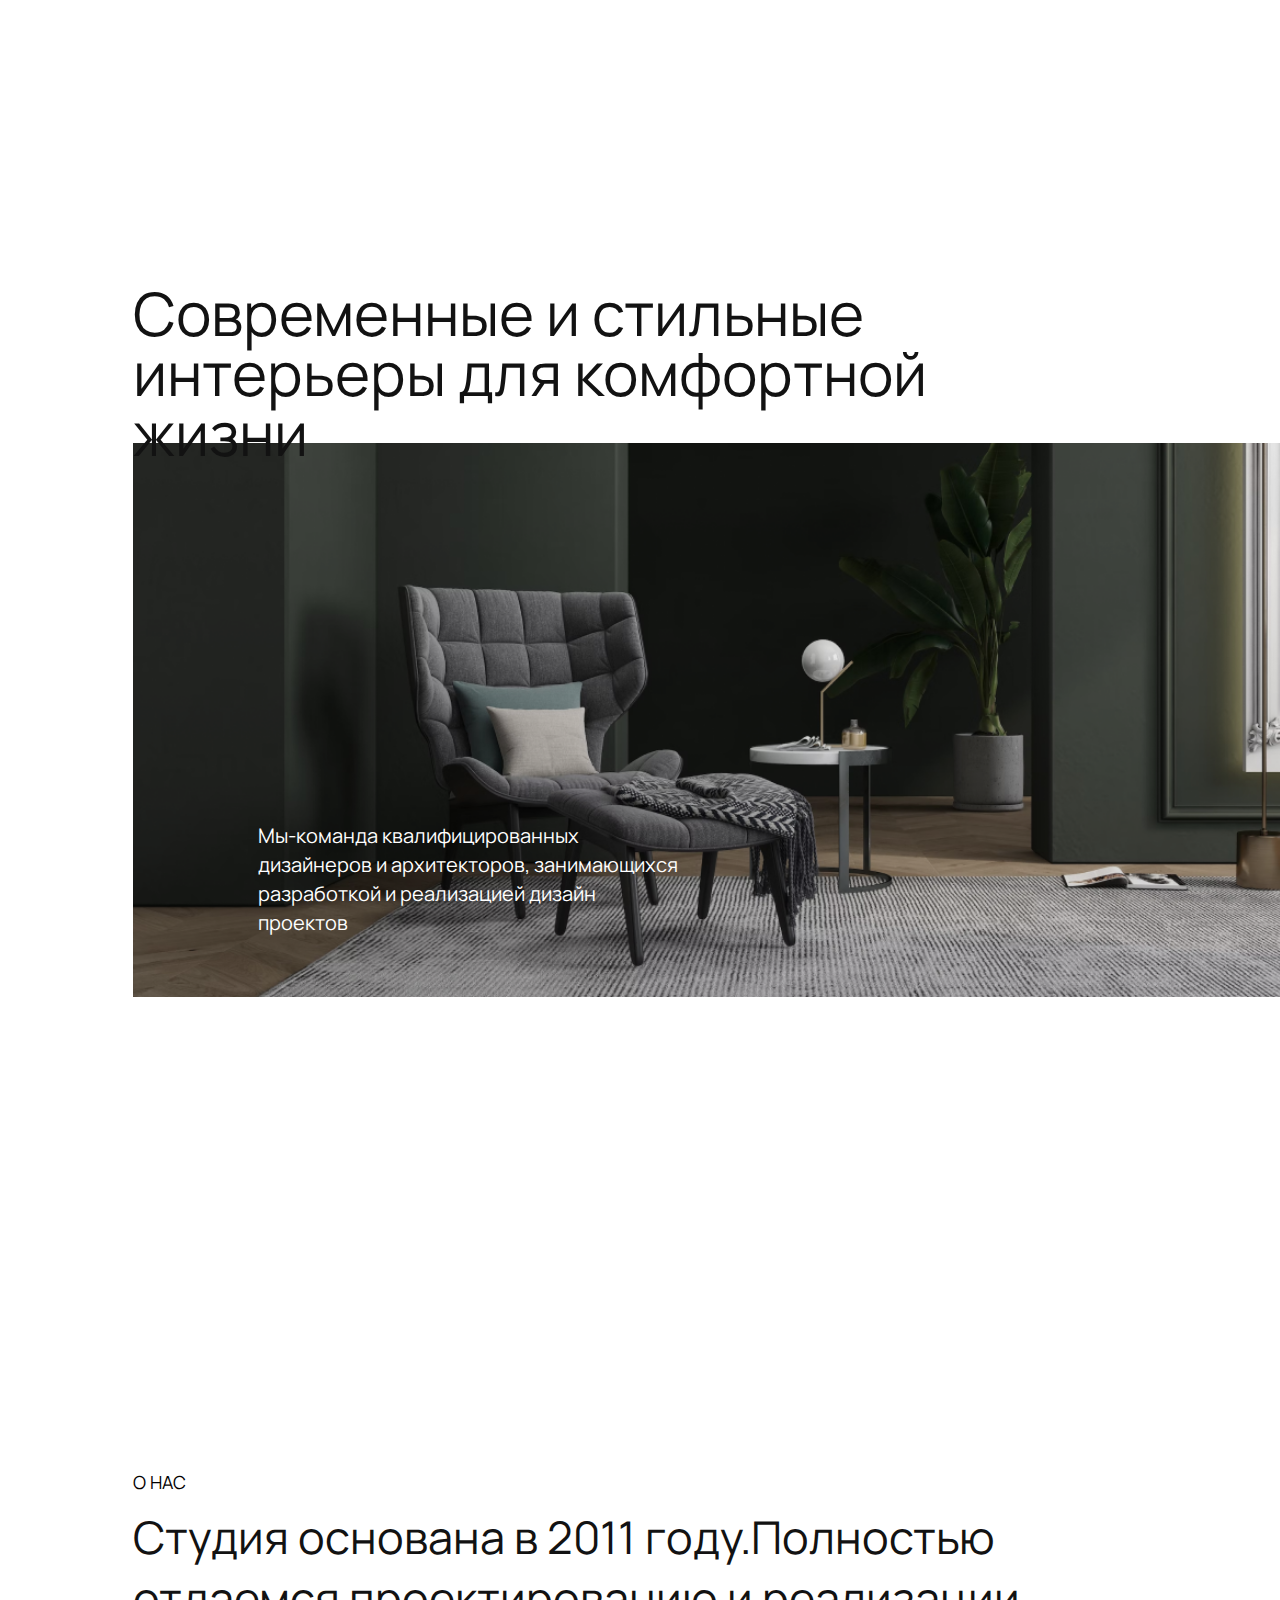
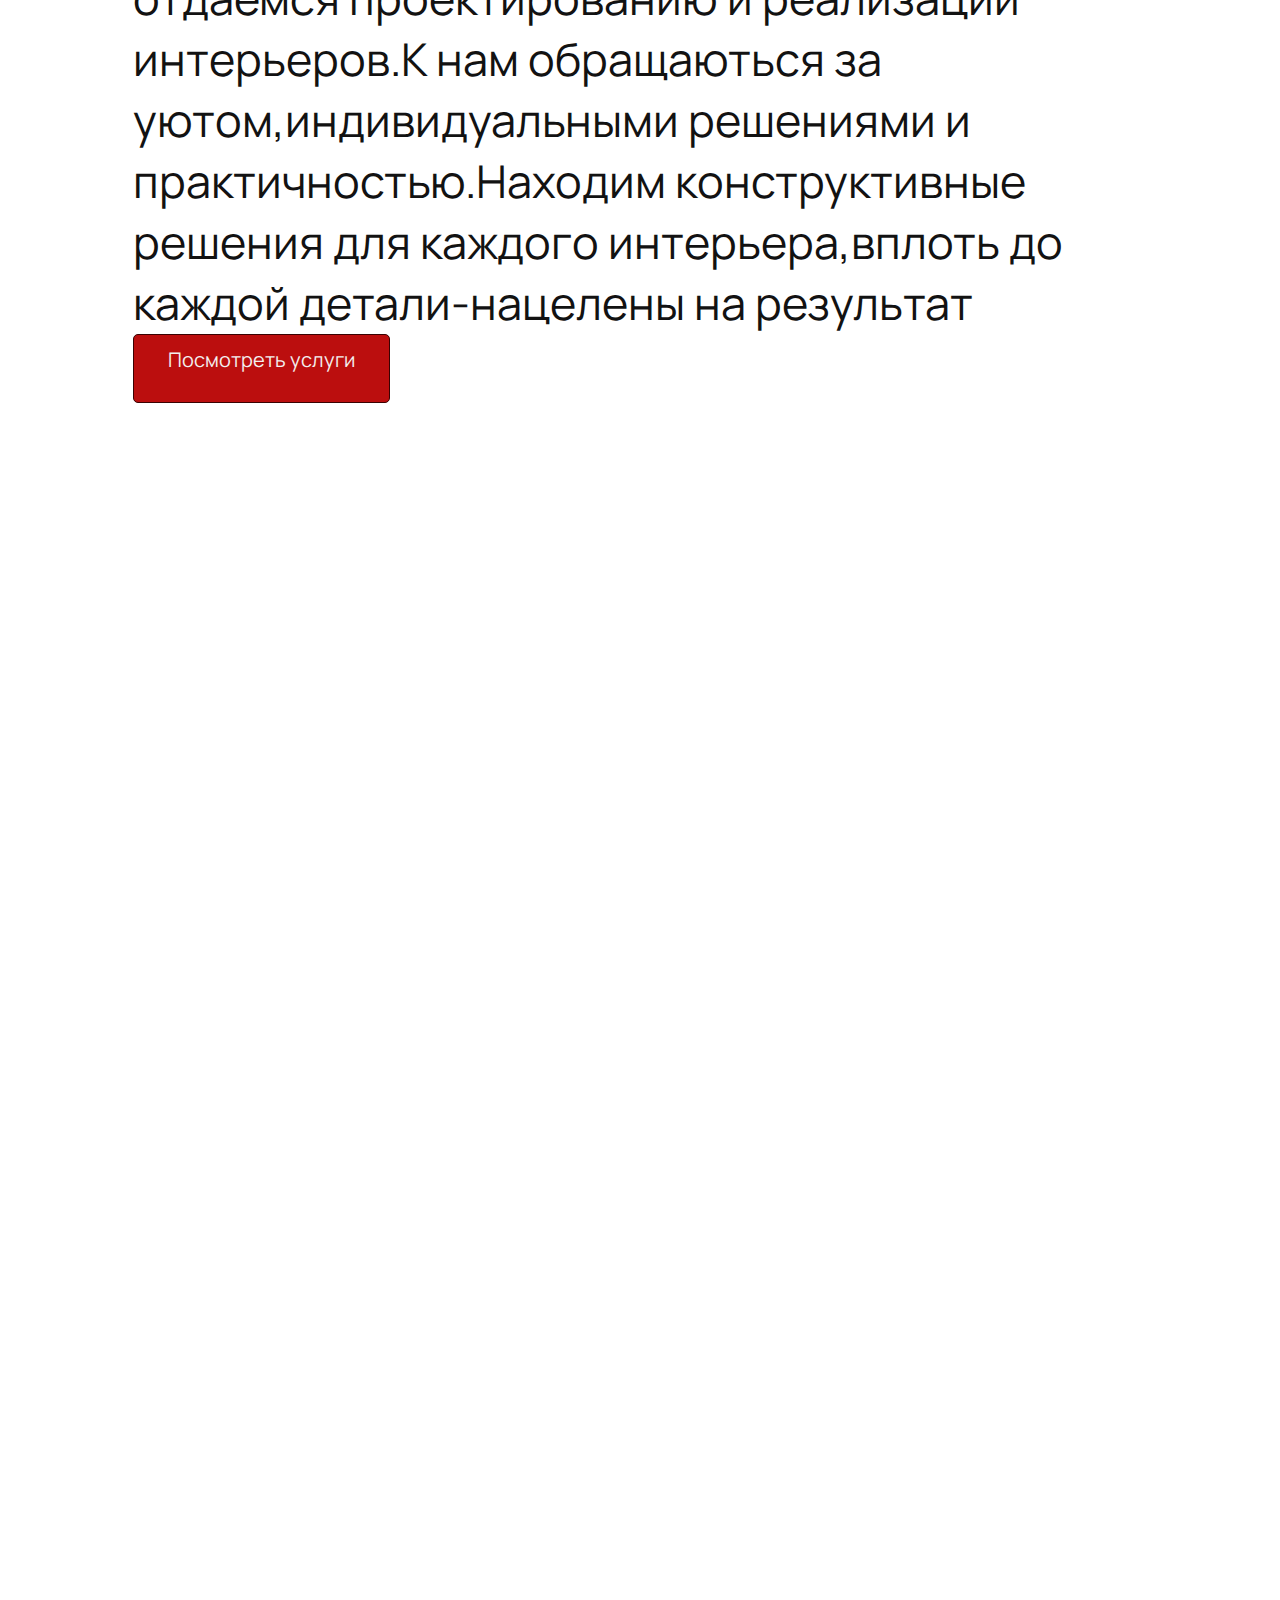
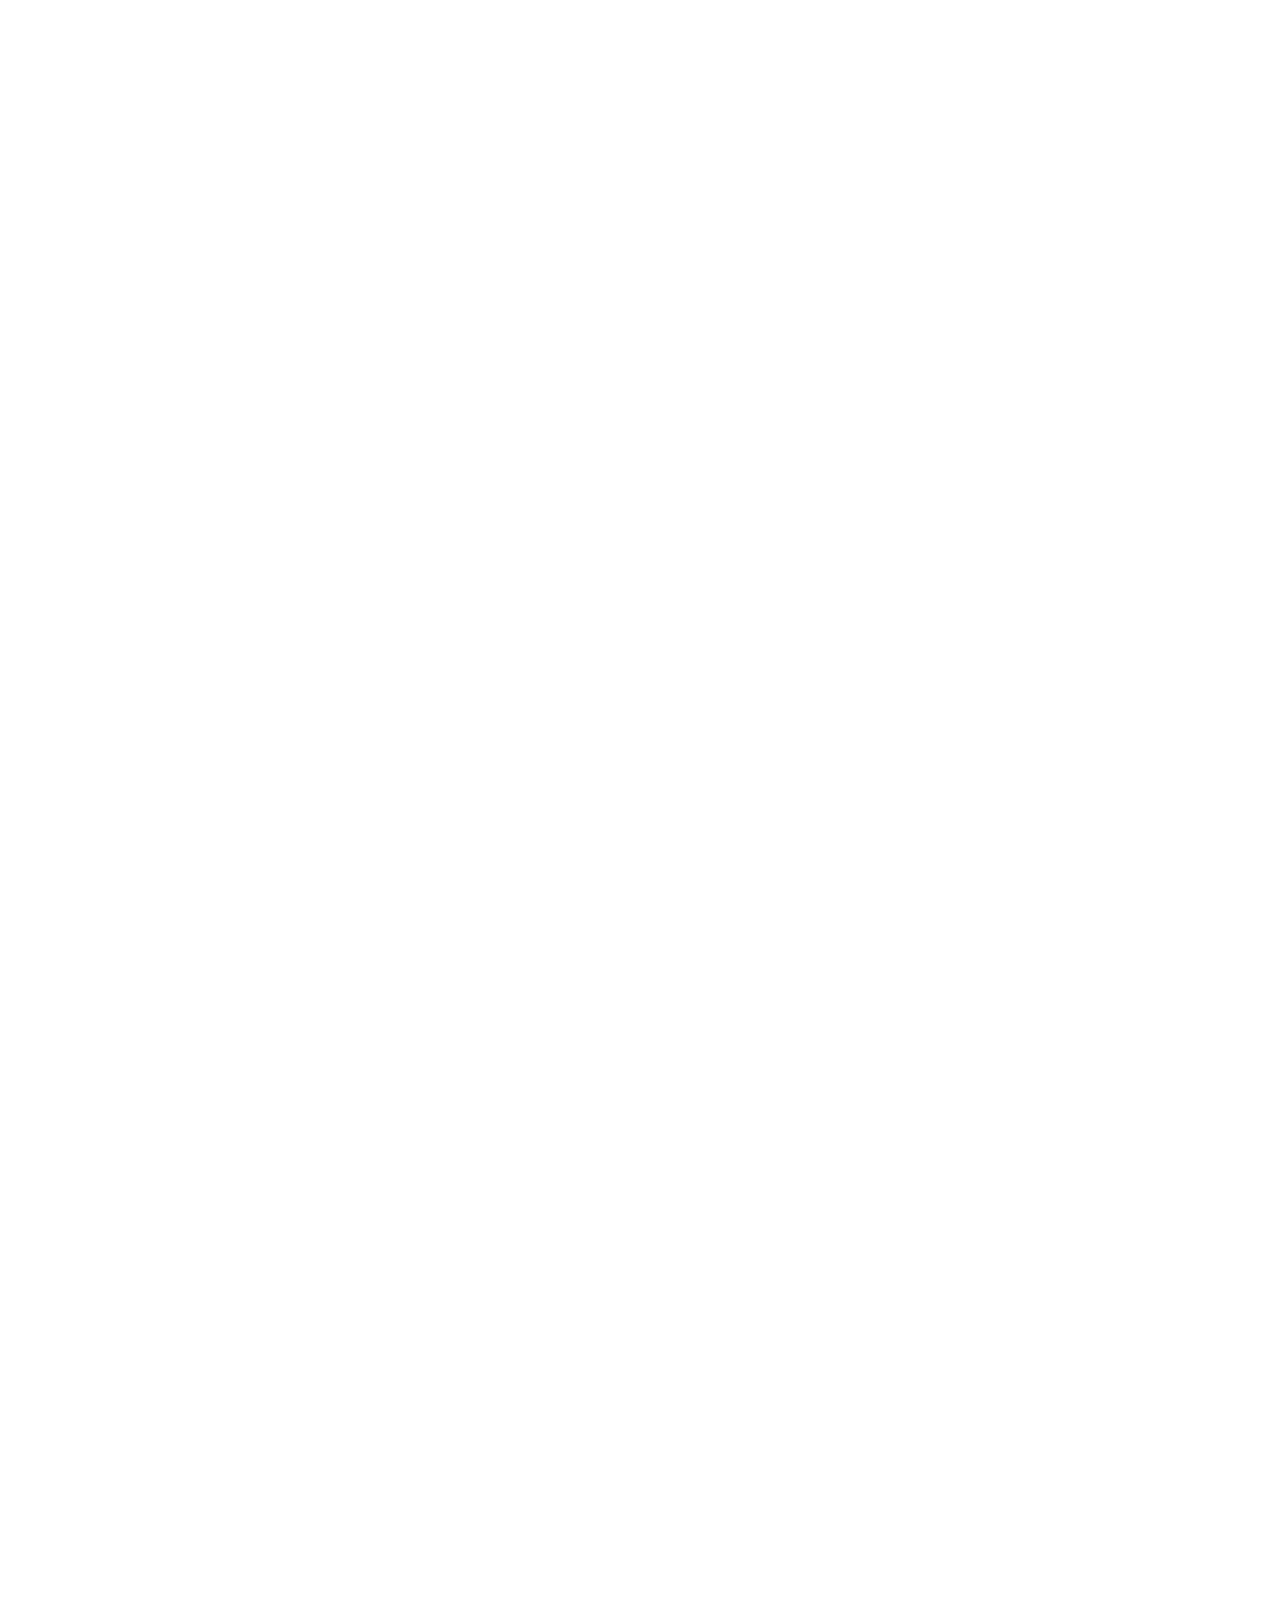
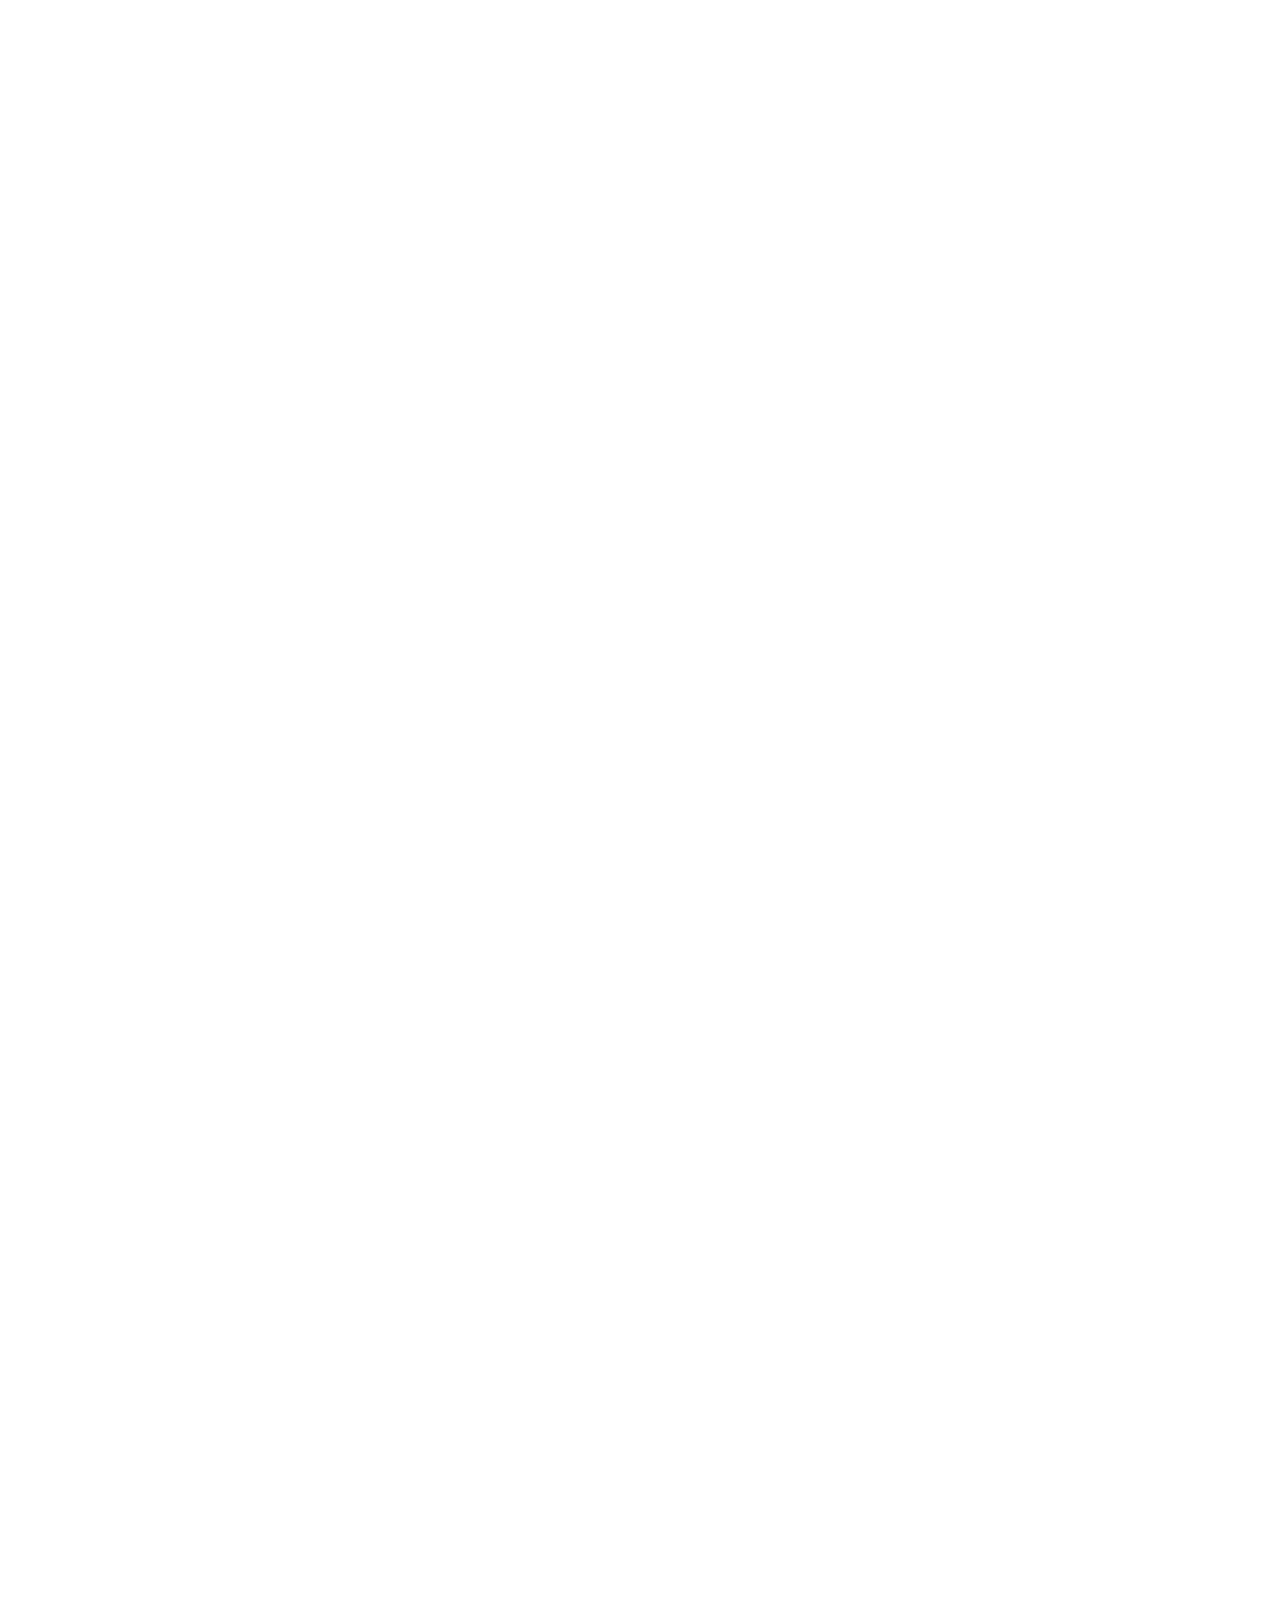
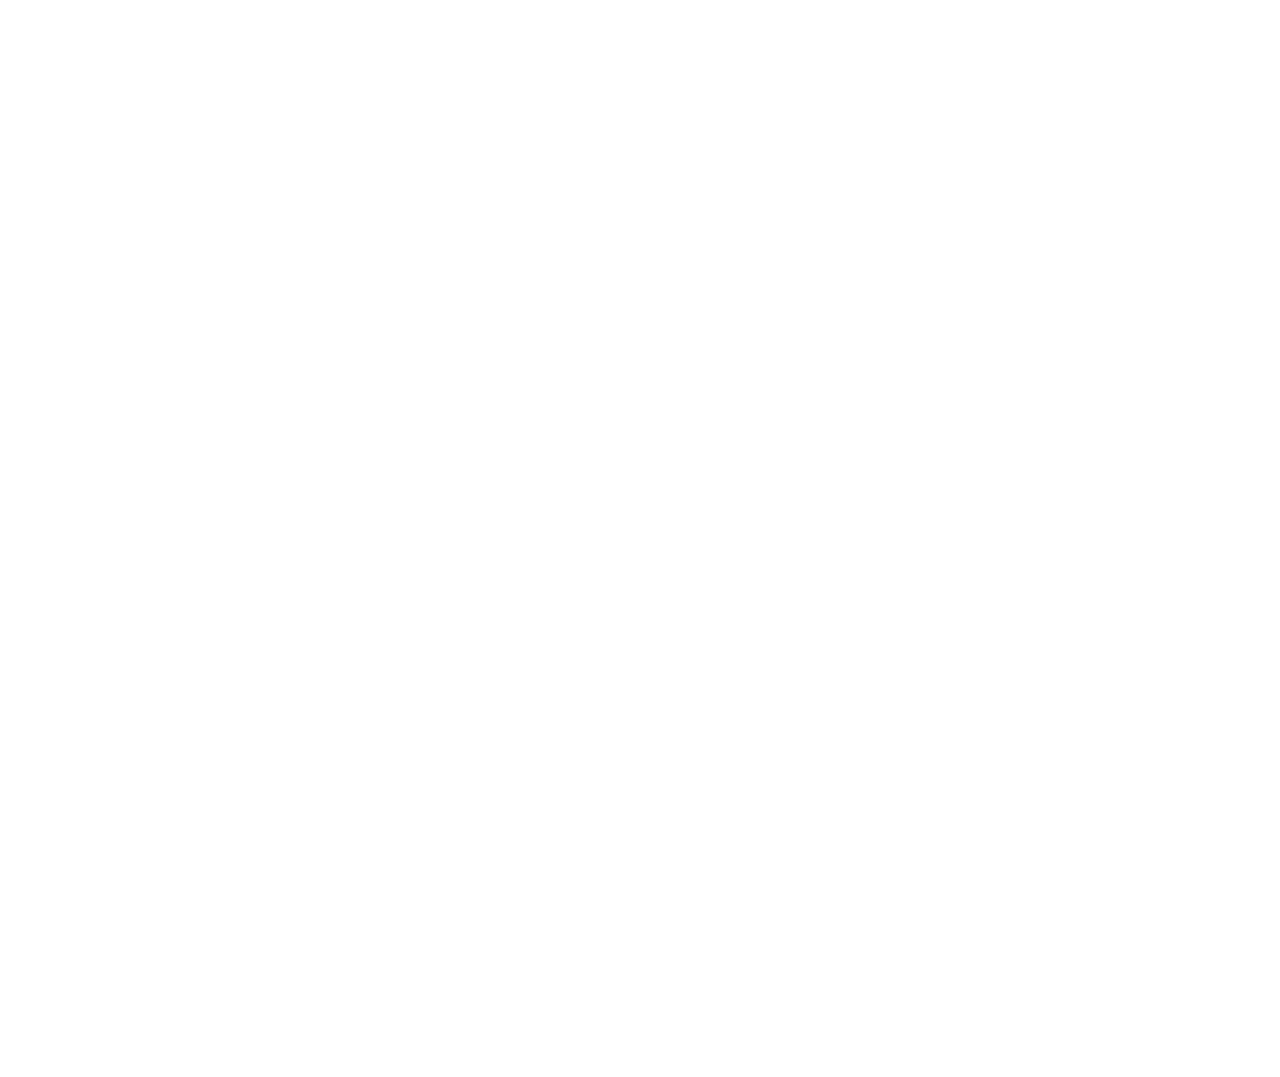
<file: index.html>
<!DOCTYPE html>
<html lang="en">
<head>
    <meta charset="UTF-8">
    <title>Саит</title>
    <link href="	https://cdn.jsdelivr.net/npm/bootstrap@5.3.2/dist/css/bootstrap.min.css">
    <link rel="stylesheet" href="styles/reset.css">
    <link rel="preconnect" href="https://fonts.googleapis.com">
    <link rel="preconnect" href="https://fonts.gstatic.com" crossorigin>
    <link href="https://fonts.googleapis.com/css2?family=Alumni+Sans+Collegiate+One&family=Manrope:wght@200&family=Montserrat:wght@100;300&family=Roboto:wght@500&display=swap" rel="stylesheet">

        <link rel="stylesheet" href="styles/styles.css">
</head>
<body>
    <div class="container">
        <h1>Современные и стильные
            интерьеры для комфортной жизни</h1>
            
 <div class="creslo">
 <div class="creslo-text-wrapper">
       <p1>Мы-команда квалифицированных дизайнеров и архитекторов,
            занимающихся разработкой и реализацией дизайн проектов</p1> </div>
     </div>
          <h2>O НАС</h2>
          
      
      
         <p2>Студия основана в 2011 году.Полностью отдаемся проектированию и реализации интерьеров.К нам обращаються за
                уютом,индивидуальными решениями и практичностью.Находим конструктивные решения для каждого интерьера,вплоть
                до каждой детали-нацелены на результат</p2>

                <a href="/">Посмотреть услуги</a>
    </div>
</body>

</html>
</file>
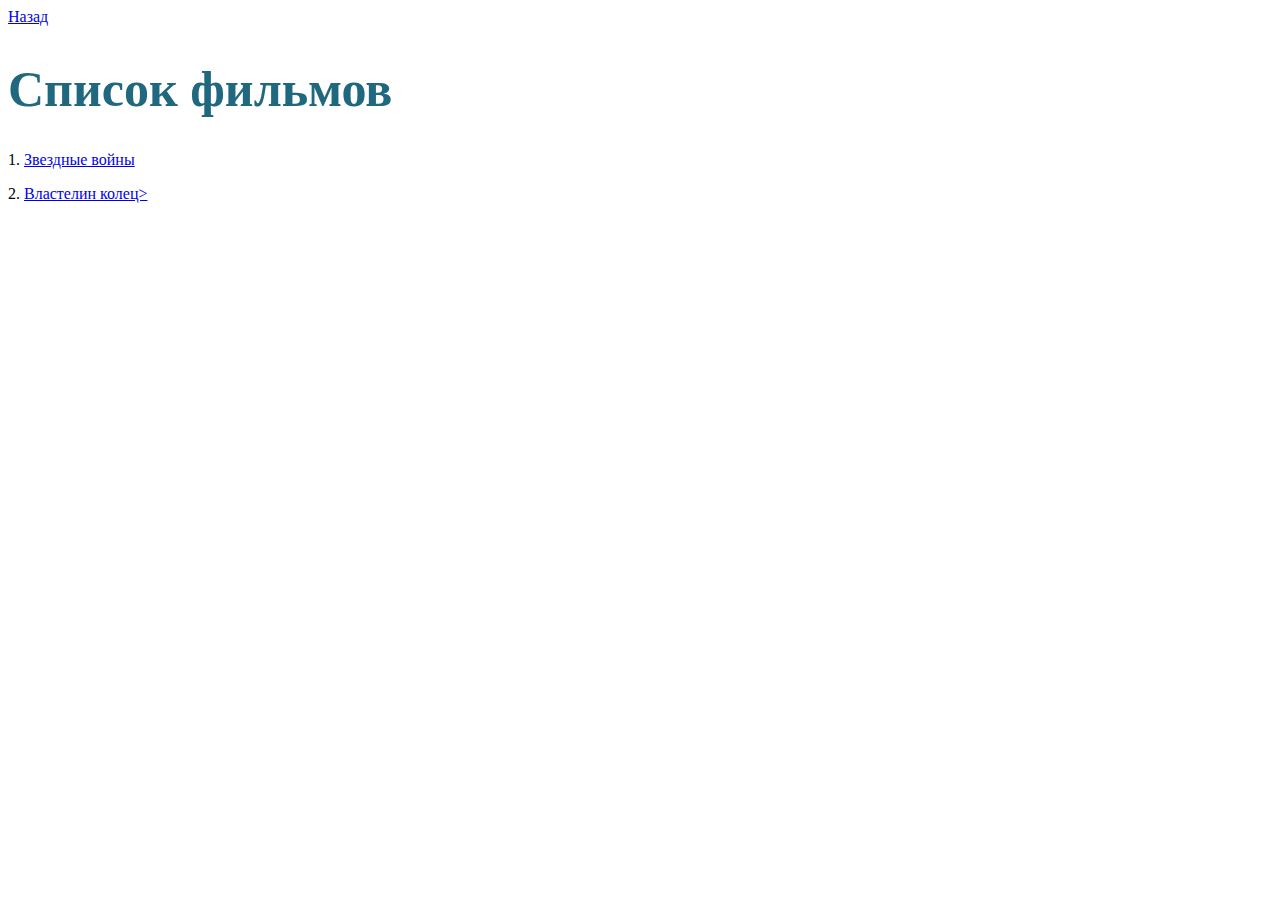
<file: films.html>
<!DOCTYPE html>
<html lang="en">
<head>
    <meta charset="UTF-8">
    <title> Список фильмов </title>
    <link rel="stylesheet" href="index.css">
</head>
<body>
    <a href="/">Назад</a>
    <h1>Список фильмов</h1>
    <p>1. <a href=https://www.kinopoisk.ru/film/6695/?utm_referrer=www.google.com"">Звездные войны</a></p>
    <p>2. <a href=</a> Властелин колец></https://www.kinopoisk.ru/series/1112513/a></p 
    </div>
    <script src="">index.js</script>

  </body>
</html>
</file>
<file: styles/styles.css>
body{
  font-family: 'Alumni Sans Collegiate One', sans-serif;
font-family: 'Manrope', sans-serif;
  background: #FFFFFF;
  width: 100%;
}
.container {
margin: 0 auto;
max-width: 1400px;
height: 7211px;
padding:125px;

}

h1{ 
  margin-top: 150px;
  color: #121212;
  font-family: Manrope;
  font-size: 60px;
  font-style: normal;
  font-weight: 400;
  line-height: 60px; 
  width: 956px;
  height: 120px;
  top: 128px;
  left: 127px;


}

p1 {
    height: 00px;
    font-weight: 00;
    text-align: 00;
  
}

h2 {
  
  color: #030000;
  font-family: Manrope;
  font-size: 18px;
  font-style: normal;
 width: px;
 text-align: left;
 line-height:20px;
 margin-top:150px;
 max-height: 25px;
 left: 125px;
 font-weight: 400;
text-transform: uppercase;

}

p2 {
  color: #121212;
font-family: Manrope;
font-size: 45px;
font-style: normal;
font-weight: 400;
line-height: 61px;
width: 1048px;
height: 366px;
margin-top:30px;
left: 128px;


}
img {
  width: px;
height: px;
flex-shrink: 0;

}
.creslo {
  width: 1150px;
  height: 500px;
  padding-top: 379px;
  padding-left: 125px;
  margin-top: 30px;

  background-image: url('../resources/creslo.png');
  background-size: contain;
  background-repeat: no-repeat;
  text-align: left;
   color: white;
}

  .creslo-text-wrapper {
    width: 430px;
line-height: 27px;
top: 566px;
left: 165px;
font-weight: 400;
color: #FFFFFF;
  }
  .creslo-text-wrapper p1 {
    font-size: 20px;
  }

a {
    display: block;
    width: 200px;
    height: 50px;
    border: 1px solid rgb(58, 2, 2);
    text-align:center ;
    line-height: 50px;
    text-decoration: none;
    color: #f3efef;
    background-color: rgb(187, 14, 14);
    font-size: 20px;
    width: 255px;
height: 67px;
top: 1379px;
left: 125px;
padding: 20px, 40px;
border-radius: 5px;
gap: 10px;


}
a:hover {
 color: #FFF;
font-family: Manrope;
font-size: 20px;
font-style: normal;
font-weight: 400;
line-height: normal;
letter-spacing: -0.6px;


}
</file>
<file: index.css>
h1 {
    font-size: 50px;
    color: rgb(31, 104, 126);
    margin-botton: 100px;
}

.output {
      color: #740c94;
      font-size: 100;
}
</file>
